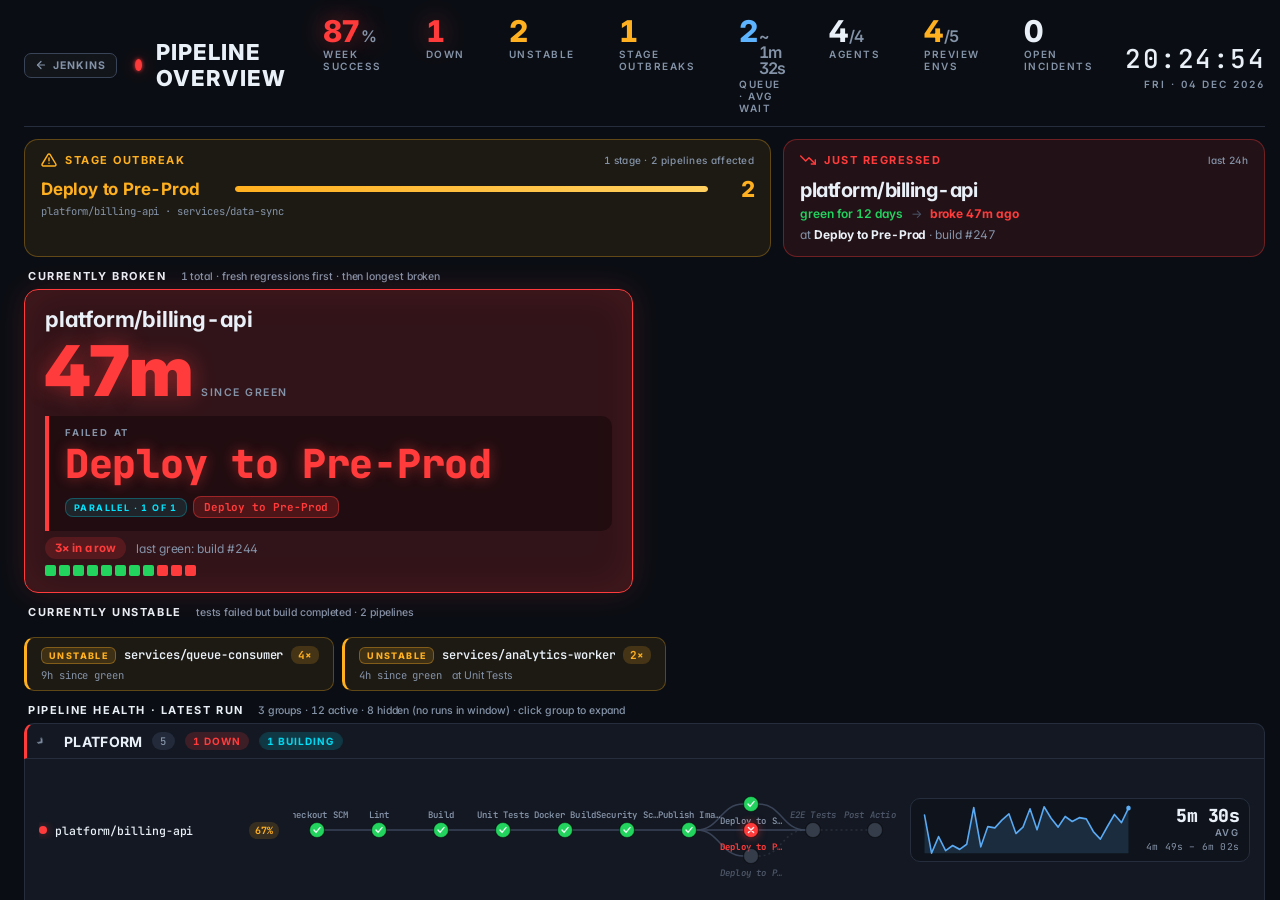
<file: index.html>
<!DOCTYPE html>
<html lang="en">
<head>
<meta charset="UTF-8">
<title>Holistic</title>
<meta http-equiv="refresh" content="0; url=docs/preview.html">
<link rel="canonical" href="docs/preview.html">
</head>
<body style="background:#111418;color:#eaf0f7;font-family:system-ui,sans-serif;padding:40px">
<p>Redirecting to the <a style="color:#5eb3ff" href="docs/preview.html">Holistic live demo</a>.</p>
</body>
</html>
</file>
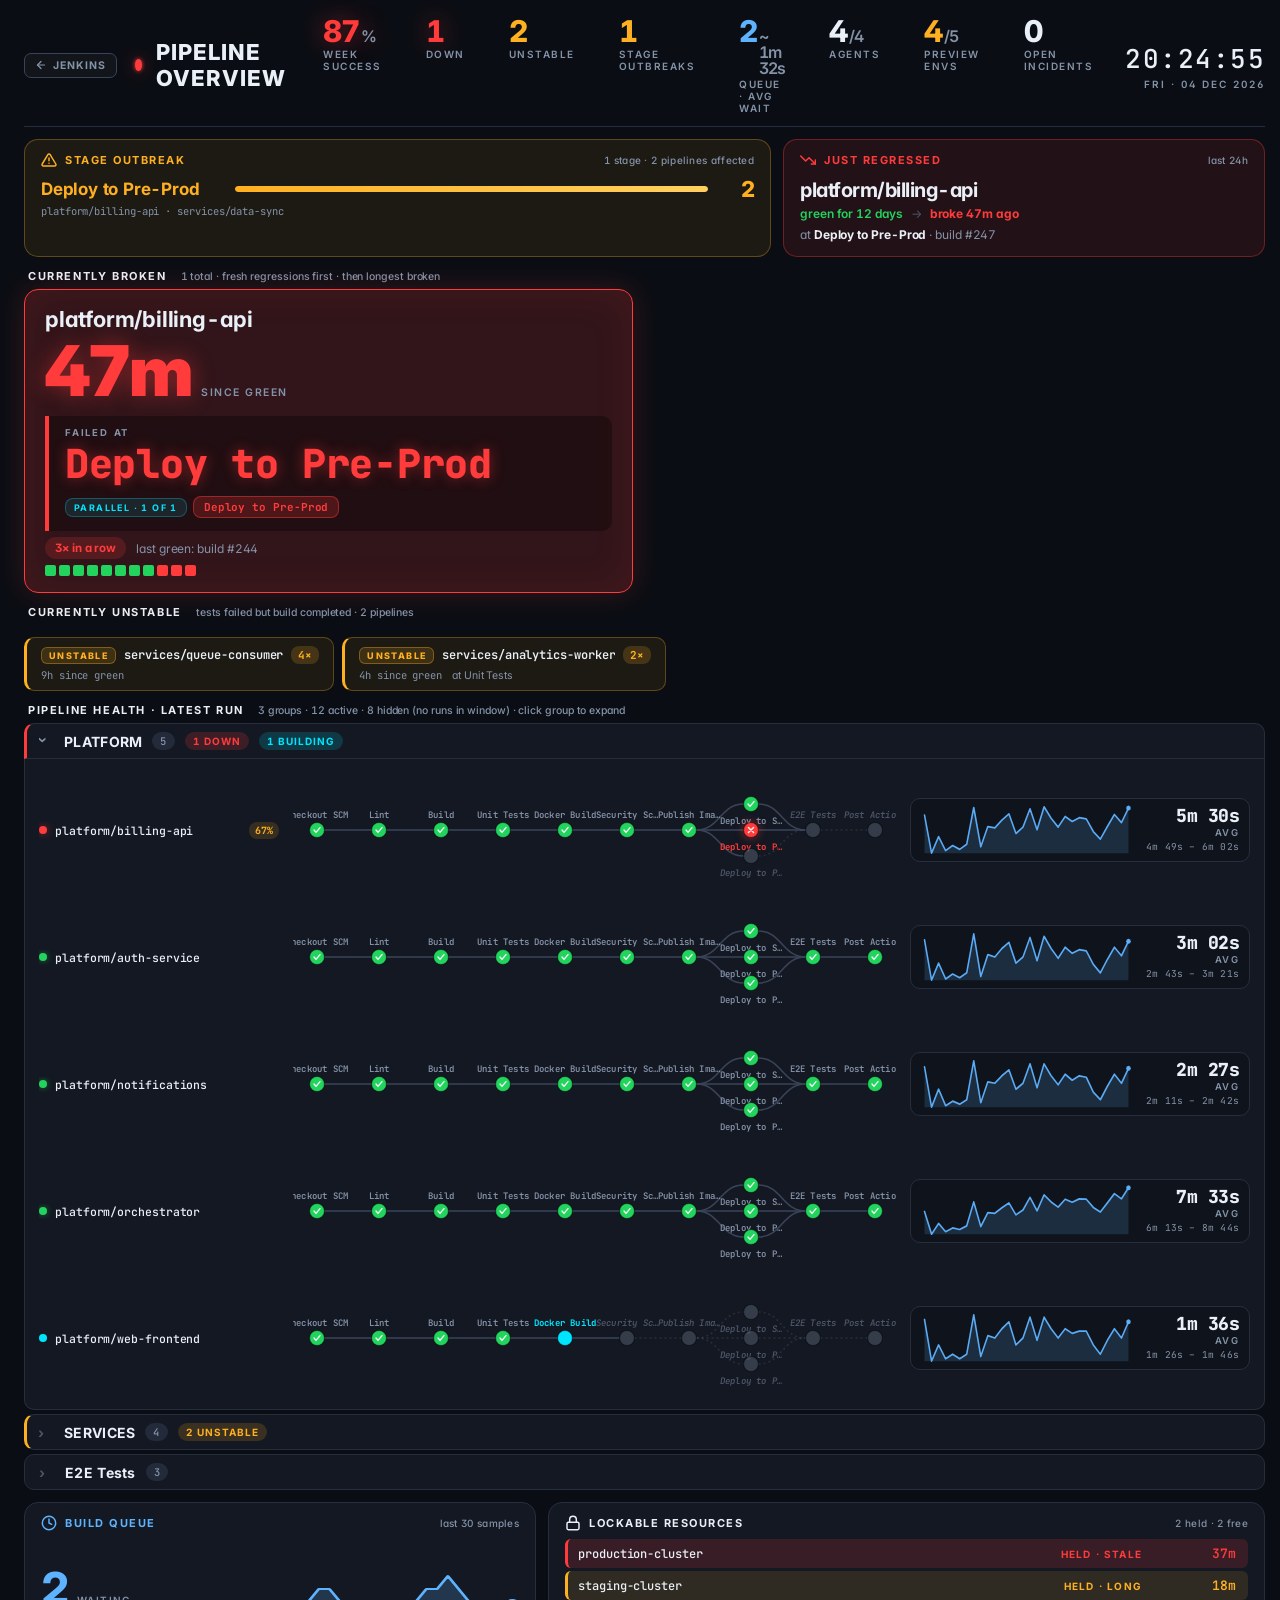
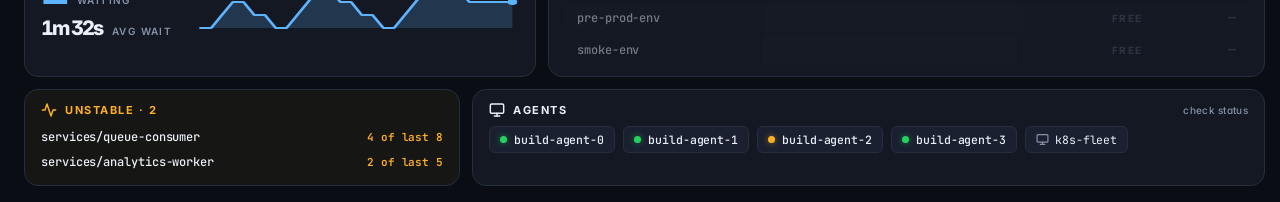
<file: docs/preview.html>
<!DOCTYPE html>
<html lang="en">
<head>
<meta charset="UTF-8">
<title>Pipeline Overview · Preview</title>
<link rel="preconnect" href="https://fonts.googleapis.com">
<link rel="preconnect" href="https://fonts.gstatic.com" crossorigin>
<link href="https://fonts.googleapis.com/css2?family=Inter:wght@400;500;600;700;800;900&family=JetBrains+Mono:wght@400;500;600;700&display=swap" rel="stylesheet">
<link rel="stylesheet" href="../src/main/webapp/css/overview-dashboard.css">
</head>
<body class="od-kiosk">

<div id="overview-dashboard"
     data-view-url="/preview/"
     data-root-url="/"
     data-refresh-interval="30"
     data-dashboard-title="Pipeline Overview"
     data-fullscreen="true">
  <div class="od-loading">
    <div class="od-loading-spinner"></div>
    <p>Loading dashboard data&hellip;</p>
  </div>
</div>

<script>
function makePipeline(name, opts) {
  opts = opts || {};
  return Object.assign({
    jobName: name,
    displayName: name,
    buildNumber: opts.buildNumber || (100 + Math.floor(Math.random() * 200)),
    buildUrl: '#',
    buildResult: opts.buildResult || 'SUCCESS',
    successRate7d: opts.successRate7d != null ? opts.successRate7d : 100,
    totalBuilds7d: opts.totalBuilds7d || 8,
    failureCount7d: opts.failureCount7d || 0,
    unstableCount7d: opts.unstableCount7d || 0,
    stages: opts.stages || DEFAULT_STAGES_OK,
    execTimes: opts.execTimes || fakeTimes(opts.avgSec || 240, 30, opts.trend || 0)
  }, opts.extra || {});
}

function fakeTimes(base, count, trend) {
  let s = 0xdeadbeef;
  const rnd = () => { s = (s * 1664525 + 1013904223) >>> 0; return (s & 0xffff) / 0x10000; };
  const out = [];
  for (let i = 0; i < count; i++) {
    const t = 1 + (trend || 0) * (i / Math.max(count - 1, 1));
    const j = 1 + (rnd() - 0.5) * 0.24;
    out.push(Math.max(5, Math.round(base * t * j)));
  }
  return out;
}

const DEFAULT_STAGES_OK = [
  { type: 'seq', name: 'Checkout SCM',     status: 'ok' },
  { type: 'seq', name: 'Lint',             status: 'ok' },
  { type: 'seq', name: 'Build',            status: 'ok' },
  { type: 'seq', name: 'Unit Tests',       status: 'ok' },
  { type: 'seq', name: 'Docker Build',     status: 'ok' },
  { type: 'seq', name: 'Security Scan',    status: 'ok' },
  { type: 'seq', name: 'Publish Image',    status: 'ok' },
  { type: 'parallel', children: [
      { name: 'Deploy to Staging',  status: 'ok' },
      { name: 'Deploy to Pre-Prod', status: 'ok' },
      { name: 'Deploy to Prod',     status: 'ok' },
  ]},
  { type: 'seq', name: 'E2E Tests',        status: 'ok' },
  { type: 'seq', name: 'Post Actions',     status: 'ok' },
];

const STAGES_FAILED_E2E = [
  { type: 'seq', name: 'Checkout SCM',  status: 'ok' },
  { type: 'seq', name: 'Lint',          status: 'ok' },
  { type: 'seq', name: 'Build',         status: 'ok' },
  { type: 'seq', name: 'Unit Tests',    status: 'ok' },
  { type: 'seq', name: 'Docker Build',  status: 'ok' },
  { type: 'seq', name: 'Security Scan', status: 'ok' },
  { type: 'seq', name: 'Publish Image', status: 'ok' },
  { type: 'parallel', children: [
      { name: 'Deploy to Staging',  status: 'ok' },
      { name: 'Deploy to Pre-Prod', status: 'fail' },
      { name: 'Deploy to Prod',     status: 'skipped' },
  ]},
  { type: 'seq', name: 'E2E Tests',     status: 'skipped' },
  { type: 'seq', name: 'Post Actions',  status: 'skipped' },
];

const STAGES_UNSTABLE = [
  { type: 'seq', name: 'Checkout SCM',  status: 'ok' },
  { type: 'seq', name: 'Lint',          status: 'ok' },
  { type: 'seq', name: 'Build',         status: 'ok' },
  { type: 'seq', name: 'Unit Tests',    status: 'unstable' },
  { type: 'seq', name: 'Docker Build',  status: 'ok' },
  { type: 'seq', name: 'Security Scan', status: 'ok' },
  { type: 'seq', name: 'Publish Image', status: 'ok' },
  { type: 'parallel', children: [
      { name: 'Deploy to Staging',  status: 'ok' },
      { name: 'Deploy to Pre-Prod', status: 'ok' },
      { name: 'Deploy to Prod',     status: 'ok' },
  ]},
  { type: 'seq', name: 'E2E Tests',     status: 'ok' },
  { type: 'seq', name: 'Post Actions',  status: 'ok' },
];

const STAGES_BUILDING = [
  { type: 'seq', name: 'Checkout SCM',  status: 'ok' },
  { type: 'seq', name: 'Lint',          status: 'ok' },
  { type: 'seq', name: 'Build',         status: 'ok' },
  { type: 'seq', name: 'Unit Tests',    status: 'ok' },
  { type: 'seq', name: 'Docker Build',  status: 'building' },
  { type: 'seq', name: 'Security Scan', status: 'skipped' },
  { type: 'seq', name: 'Publish Image', status: 'skipped' },
  { type: 'parallel', children: [
      { name: 'Deploy to Staging',  status: 'skipped' },
      { name: 'Deploy to Pre-Prod', status: 'skipped' },
      { name: 'Deploy to Prod',     status: 'skipped' },
  ]},
  { type: 'seq', name: 'E2E Tests',     status: 'skipped' },
  { type: 'seq', name: 'Post Actions',  status: 'skipped' },
];

const SAMPLE_DATA = {
  timestamp: Date.now(),
  viewName: 'Pipeline Overview',
  summary: {
    weekSuccessRate: 87.4,
    weekSuccessRateLastWeek: 91.0,
    downCount: 1,
    unstableCount: 2,
    buildingCount: 1,
    outbreakCount: 1,
    queueSize: 2,
    avgQueueWaitMs: 92000,
    agentsHealthy: 4,
    agentsTotal: 4,
    customStats: [
      { label: 'Preview Envs', unit: '', capacity: 5, state: 'warn', value: 4,
        link: 'https://argocd.example.com/applications' },
      { label: 'Open Incidents', unit: '', state: 'ok', value: 0 }
    ]
  },
  outbreaks: [
    { stageName: 'Deploy to Pre-Prod', count: 2,
      pipelines: ['platform/billing-api', 'services/data-sync'] }
  ],
  regressions: [
    {
      jobName: 'platform/billing-api',
      displayName: 'platform/billing-api',
      greenDurationMs: 12 * 24 * 3600 * 1000,
      brokeAtMs: Date.now() - 47 * 60 * 1000,
      failedStage: 'Deploy to Pre-Prod',
      buildNumber: 247,
      buildUrl: '#'
    }
  ],
  broken: [
    {
      jobName: 'platform/billing-api',
      displayName: 'platform/billing-api',
      groupName: 'PLATFORM',
      severity: 'failure',
      sinceGreenMs: 47 * 60 * 1000,
      consecutiveFailures: 3,
      lastGreenBuildNumber: 244,
      buildNumber: 247,
      buildUrl: '#',
      failedStage: {
        name: 'Deploy to Pre-Prod',
        isParallel: true,
        branches: [
          { name: 'Deploy to Pre-Prod', status: 'FAILED' }
        ]
      },
      history: ['ok','ok','ok','ok','ok','ok','ok','ok','fail','fail','fail']
    },
    {
      jobName: 'services/analytics-worker',
      displayName: 'services/analytics-worker',
      groupName: 'SERVICES',
      severity: 'unstable',
      sinceGreenMs: 4 * 3600 * 1000,
      consecutiveFailures: 2,
      lastGreenBuildNumber: 88,
      buildNumber: 90,
      buildUrl: '#',
      failedStage: { name: 'Unit Tests', isParallel: false }
    },
    {
      jobName: 'services/queue-consumer',
      displayName: 'services/queue-consumer',
      groupName: 'SERVICES',
      severity: 'unstable',
      sinceGreenMs: 9 * 3600 * 1000,
      consecutiveFailures: 4,
      lastGreenBuildNumber: 51,
      buildNumber: 55,
      buildUrl: '#'
    }
  ],
  groups: [
    {
      name: 'PLATFORM',
      pipelines: [
        makePipeline('platform/billing-api', {
          buildResult: 'FAILURE', successRate7d: 33, failureCount7d: 4, totalBuilds7d: 6,
          stages: STAGES_FAILED_E2E, avgSec: 320, trend: 0.04
        }),
        makePipeline('platform/auth-service', { avgSec: 180 }),
        makePipeline('platform/notifications', { avgSec: 145 }),
        makePipeline('platform/orchestrator', { avgSec: 410, trend: 0.18 }),
        makePipeline('platform/web-frontend', {
          buildResult: 'BUILDING', stages: STAGES_BUILDING, avgSec: 95
        }),
      ]
    },
    {
      name: 'SERVICES',
      pipelines: [
        makePipeline('services/analytics-worker', {
          buildResult: 'UNSTABLE', stages: STAGES_UNSTABLE, avgSec: 280,
          successRate7d: 60, unstableCount7d: 2, totalBuilds7d: 5
        }),
        makePipeline('services/queue-consumer', {
          buildResult: 'UNSTABLE', stages: STAGES_UNSTABLE, avgSec: 165,
          successRate7d: 50, unstableCount7d: 4, failureCount7d: 1, totalBuilds7d: 8
        }),
        makePipeline('services/data-sync', { avgSec: 220 }),
        makePipeline('services/report-generator', { avgSec: 95, trend: -0.12 }),
      ]
    },
    {
      name: 'E2E Tests',
      pipelines: [
        makePipeline('e2e/staging', {
          stages: [
            { type: 'seq', name: 'Checkout SCM',     status: 'ok' },
            { type: 'seq', name: 'Provision',        status: 'ok' },
            { type: 'seq', name: 'Deploy Services',  status: 'ok' },
            { type: 'seq', name: 'Run E2E Tests',    status: 'ok' },
            { type: 'seq', name: 'Tear Down',        status: 'ok' },
          ],
          avgSec: 1450
        }),
        makePipeline('e2e/production', {
          stages: [
            { type: 'seq', name: 'Checkout SCM',    status: 'ok' },
            { type: 'seq', name: 'Run E2E Tests',   status: 'ok' },
            { type: 'seq', name: 'Post Actions',    status: 'ok' },
          ],
          avgSec: 1100
        }),
        makePipeline('e2e/smoke', {
          stages: [
            { type: 'seq', name: 'Checkout SCM',  status: 'ok' },
            { type: 'seq', name: 'Smoke Tests',   status: 'ok' },
          ],
          avgSec: 240
        }),
      ]
    }
  ],
  hiddenInactive: 8,
  queueHistory: [0,0,1,2,2,1,1,0,0,1,2,3,3,2,2,1,1,0,0,1,2,3,3,4,3,2,2,2,2,2],
  locks: [
    { name: 'production-cluster', status: 'held', holdMs: 37 * 60 * 1000, stale: true },
    { name: 'staging-cluster',    status: 'held', holdMs: 18 * 60 * 1000, stale: false },
    { name: 'pre-prod-env',       status: 'free', holdMs: 0, stale: false },
    { name: 'smoke-env',          status: 'free', holdMs: 0, stale: false },
  ],
  unstable: [
    { jobName: 'services/queue-consumer', displayName: 'services/queue-consumer',
      unstableCount: 4, totalCount: 8 },
    { jobName: 'services/analytics-worker', displayName: 'services/analytics-worker',
      unstableCount: 2, totalCount: 5 },
  ],
  agents: {
    permanent: [
      { name: 'build-agent-0', status: 'ok',      executorsBusy: 0, executorsTotal: 2 },
      { name: 'build-agent-1', status: 'ok',      executorsBusy: 1, executorsTotal: 2 },
      { name: 'build-agent-2', status: 'partial', executorsBusy: 2, executorsTotal: 2 },
      { name: 'build-agent-3', status: 'ok',      executorsBusy: 0, executorsTotal: 2 },
    ],
    clouds: [
      { name: 'k8s-fleet', hot: 2, max: 6 },
    ]
  }
};

// The dashboard fetches its data and wraps a CSRF crumb; stub both so the
// real overview-dashboard.js renders SAMPLE_DATA without a Jenkins backend.
window.crumb = { wrap: function (headers) { return headers || {}; } };
window.fetch = function () {
  return Promise.resolve({
    ok: true,
    status: 200,
    json: function () { return Promise.resolve(SAMPLE_DATA); }
  });
};
</script>

<script src="../src/main/webapp/js/overview-dashboard.js"></script>
<script>
  // Auto-expand the first group so the stage graph is visible in the preview.
  var first = document.querySelector('.health-group-block');
  if (first) first.classList.add('expanded');
</script>
</body>
</html>
</file>
<file: src/main/webapp/css/overview-dashboard.css>
:root {
  --od-bg: #0a0e14;
  --od-bg-2: #0d1219;
  --od-surface: #131822;
  --od-surface-2: #1a2030;
  --od-surface-3: #232a3a;
  --od-border: #262e3e;
  --od-border-strong: #3a4458;

  --od-text: #eaf0f7;
  --od-text-muted: #8593a8;
  --od-text-dim: #4d5668;

  --od-green: #22d35e;
  --od-green-glow: rgba(34, 211, 94, 0.5);

  --od-red: #ff3b3b;
  --od-red-glow: rgba(255, 59, 59, 0.5);

  --od-amber: #ffb020;
  --od-amber-glow: rgba(255, 176, 32, 0.5);

  --od-blue: #5eb3ff;
  --od-cyan: #00e5ff;
  --od-cyan-glow: rgba(0, 229, 255, 0.55);

  --od-r-sm: 6px;
  --od-r-md: 10px;
  --od-r-lg: 14px;

  --od-font: 'Inter', system-ui, -apple-system, "Segoe UI", Roboto, sans-serif;
  --od-mono: 'JetBrains Mono', ui-monospace, "SF Mono", Menlo, monospace;
}

/* Kiosk mode */
body.od-kiosk { overflow-y: auto; background: var(--od-bg); margin: 0; }
body.od-kiosk .page-header,
body.od-kiosk #header,
body.od-kiosk #page-header,
body.od-kiosk header.page-header,
body.od-kiosk header#page-header,
body.od-kiosk .jenkins-app-bar,
body.od-kiosk .app-bar,
body.od-kiosk #side-panel,
body.od-kiosk .jenkins-breadcrumbs,
body.od-kiosk #breadcrumbBar,
body.od-kiosk .page-footer,
body.od-kiosk #footer { display: none !important; }

/* When embedded inside Jenkins (not kiosk), inherit theme colors so the
   dashboard matches the rest of the UI in light or dark themes. */
body:not(.od-kiosk) #overview-dashboard {
  --od-bg: var(--background, #0a0e14);
  --od-bg-2: var(--background-secondary, var(--background, #0d1219));
  --od-surface: var(--card-background, #131822);
  --od-surface-2: var(--button-background, var(--background-secondary, #1a2030));
  --od-surface-3: var(--button-background--focus, var(--background, #232a3a));
  --od-text: var(--text-color, #eaf0f7);
  --od-text-muted: var(--text-color-secondary, #8593a8);
  --od-text-dim: var(--text-color-secondary, #4d5668);
  --od-border: var(--card-border-color, #262e3e);
  --od-border-strong: var(--card-border-color, #3a4458);
}
body.od-kiosk #main-panel,
body.od-kiosk .jenkins-app-bar,
body.od-kiosk .app-bar { padding: 0 !important; margin: 0 !important; }
body.od-kiosk #overview-dashboard {
  position: absolute; top: 0; left: 0; right: 0;
  z-index: 99999;
  min-height: 100vh;
}

/* Root */
#overview-dashboard {
  background: var(--od-bg);
  color: var(--od-text);
  font-family: var(--od-font);
  font-feature-settings: 'cv11', 'ss01';
  font-variant-numeric: tabular-nums;
  -webkit-font-smoothing: antialiased;
  letter-spacing: -0.005em;
  min-height: 800px;
}
#overview-dashboard, #overview-dashboard * { box-sizing: border-box; }

/* Loading */
.od-loading {
  display: flex;
  flex-direction: column;
  align-items: center;
  justify-content: center;
  min-height: 80vh;
  gap: 14px;
  color: var(--od-text-muted);
  font-family: var(--od-font);
}
.od-loading-spinner {
  width: 36px; height: 36px;
  border: 3px solid var(--od-border);
  border-top-color: var(--od-cyan);
  border-radius: 50%;
  animation: od-spin 0.9s linear infinite;
}
@keyframes od-spin { to { transform: rotate(360deg); } }

.od-error {
  margin: 40px;
  padding: 20px;
  background: rgba(255, 59, 59, 0.10);
  border: 1px solid var(--od-red);
  border-radius: var(--od-r-md);
  color: var(--od-red);
  font-family: var(--od-mono);
  font-size: 12px;
}

/* Dashboard grid */
.dashboard {
  display: grid;
  grid-template-rows: auto auto auto auto auto auto auto;
  align-content: start;
  min-height: 100vh;
  gap: 12px;
  padding: 16px 24px;
}
/* Embedded as a view: take natural height instead of forcing a full viewport,
   which otherwise leaves large empty bands around the sections. */
body:not(.od-kiosk) .dashboard { min-height: auto; }

/* Command strip */
.cmd-strip {
  display: grid;
  grid-template-columns: auto 1fr auto;
  align-items: center;
  gap: 32px;
  padding-bottom: 12px;
  border-bottom: 1px solid var(--od-border);
}
.cmd-title { display: flex; align-items: center; gap: 14px; }

/* Back button */
.cmd-back {
  display: inline-flex;
  align-items: center;
  gap: 6px;
  padding: 5px 10px;
  border: 1px solid var(--od-border-strong);
  border-radius: 7px;
  background: rgba(255, 255, 255, 0.03);
  color: var(--od-text-muted);
  font-size: 10.5px;
  font-weight: 700;
  letter-spacing: 1px;
  text-transform: uppercase;
  text-decoration: none;
  transition: color 0.15s, border-color 0.15s, background 0.15s;
  margin-right: 4px;
}
.cmd-back:hover {
  color: var(--od-text);
  border-color: rgba(255, 255, 255, 0.25);
  background: rgba(255, 255, 255, 0.08);
  text-decoration: none;
}
.cmd-back svg { width: 12px; height: 12px; flex: 0 0 auto; }
.cmd-title-text {
  font-size: 22px;
  font-weight: 800;
  letter-spacing: 1px;
}
.cmd-pulse {
  width: 12px; height: 12px;
  border-radius: 50%;
  background: var(--od-red);
  box-shadow: 0 0 18px var(--od-red-glow), 0 0 4px var(--od-red);
  animation: od-pulse-glow 2.4s ease-in-out infinite;
}
.cmd-pulse.ok {
  background: var(--od-green);
  box-shadow: 0 0 18px var(--od-green-glow), 0 0 4px var(--od-green);
}
@keyframes od-pulse-glow {
  0%, 100% { opacity: 1; transform: scale(1); }
  50% { opacity: 0.45; transform: scale(0.82); }
}

.cmd-vitals { display: flex; gap: 44px; justify-content: center; }
.vital {
  display: flex;
  flex-direction: column;
  align-items: flex-start;
  gap: 2px;
}
.vital-value {
  font-size: 30px;
  font-weight: 800;
  line-height: 1;
  letter-spacing: -1px;
  display: flex;
  align-items: baseline;
  gap: 2px;
}
.vital-value .unit {
  font-size: 16px;
  font-weight: 600;
  color: var(--od-text-muted);
}
.vital-label {
  font-size: 10px;
  text-transform: uppercase;
  letter-spacing: 1.5px;
  color: var(--od-text-muted);
  font-weight: 600;
}
.vital.success .vital-value { color: var(--od-green); }
.vital.danger .vital-value {
  color: var(--od-red);
  text-shadow: 0 0 24px var(--od-red-glow);
}
.vital.warn .vital-value { color: var(--od-amber); }
.vital.od-info .vital-value { color: var(--od-blue); }

.vital.od-stat-stale .vital-value { color: var(--od-text-muted); }
.vital.od-stat-stale .vital-label::after {
  content: '';
  display: inline-block;
  width: 5px;
  height: 5px;
  margin-left: 6px;
  border-radius: 50%;
  background: var(--od-amber);
  vertical-align: middle;
}
a.vital { text-decoration: none; color: inherit; }
a.vital:hover .vital-label { color: var(--od-text); }

.od-kiosk-toggle {
  display: inline-flex;
  align-items: center;
  justify-content: center;
  width: 30px; height: 30px;
  margin-bottom: 4px;
  border: 1px solid var(--od-border-strong);
  border-radius: 7px;
  background: rgba(255, 255, 255, 0.03);
  color: var(--od-text-muted);
  text-decoration: none;
  transition: color 0.15s, border-color 0.15s, background 0.15s;
}
.od-kiosk-toggle:hover {
  color: var(--od-text);
  border-color: rgba(255, 255, 255, 0.25);
  background: rgba(255, 255, 255, 0.08);
  text-decoration: none;
}
.od-kiosk-toggle svg { width: 14px; height: 14px; }

.cmd-clock { text-align: right; display: flex; flex-direction: column; align-items: flex-end; }
.cmd-time {
  font-family: var(--od-mono);
  font-size: 26px;
  font-weight: 500;
  letter-spacing: 1.5px;
  color: var(--od-text);
}
.cmd-date {
  font-size: 10px;
  color: var(--od-text-muted);
  text-transform: uppercase;
  letter-spacing: 2px;
  font-weight: 600;
  margin-top: 2px;
}

/* Panels */
.panel {
  background: var(--od-surface);
  border: 1px solid var(--od-border);
  border-radius: var(--od-r-lg);
  padding: 12px 16px;
  display: flex;
  flex-direction: column;
  gap: 8px;
  position: relative;
  overflow: hidden;
}
.panel-header {
  display: flex;
  align-items: center;
  gap: 8px;
  font-size: 11px;
  font-weight: 700;
  text-transform: uppercase;
  letter-spacing: 1.5px;
}
.panel-header .icon { width: 16px; height: 16px; flex: 0 0 auto; }
.panel-header .panel-meta {
  margin-left: auto;
  font-size: 10px;
  font-weight: 500;
  color: var(--od-text-muted);
  text-transform: none;
  letter-spacing: 0.3px;
}

/* Crisis zone */
.crisis {
  display: grid;
  grid-template-columns: 1.55fr 1fr;
  gap: 12px;
}
.panel.outbreak {
  background: rgba(255, 176, 32, 0.08);
  border-color: rgba(255, 176, 32, 0.3);
}
.panel.outbreak .panel-header,
.panel.outbreak .icon { color: var(--od-amber); }

.cluster-list { display: flex; flex-direction: column; gap: 6px; }
.cluster-item { display: flex; flex-direction: column; gap: 2px; }
.cluster-row {
  display: grid;
  grid-template-columns: 180px 1fr auto;
  align-items: center;
  gap: 14px;
}
.cluster-stage {
  font-size: 17px;
  font-weight: 700;
  color: var(--od-amber);
  letter-spacing: -0.2px;
}
.cluster-bar {
  height: 6px;
  background: rgba(255, 176, 32, 0.12);
  border-radius: 3px;
  overflow: hidden;
}
.cluster-bar-fill {
  height: 100%;
  background: linear-gradient(90deg, var(--od-amber), #ffd060);
  border-radius: 3px;
  box-shadow: 0 0 10px var(--od-amber-glow);
}
.cluster-count {
  font-size: 22px;
  font-weight: 800;
  color: var(--od-amber);
  min-width: 32px;
  text-align: right;
  letter-spacing: -1px;
}
.cluster-pipelines {
  font-family: var(--od-mono);
  font-size: 10.5px;
  color: var(--od-text-muted);
  line-height: 1.4;
}
.cluster-empty, .panel-empty {
  font-family: var(--od-mono);
  font-size: 11px;
  color: var(--od-text-dim);
  font-style: italic;
  padding: 6px 4px;
}

.panel.regression {
  background: rgba(255, 59, 59, 0.10);
  border-color: rgba(255, 59, 59, 0.35);
}
.panel.regression .panel-header,
.panel.regression .icon { color: var(--od-red); }

.regression-main { display: flex; flex-direction: column; gap: 4px; padding: 2px 0; }
.regression-name {
  font-size: 20px;
  font-weight: 700;
  color: var(--od-text);
  letter-spacing: -0.5px;
}
.regression-meta {
  font-size: 12px;
  color: var(--od-text-muted);
  display: flex;
  gap: 8px;
  align-items: center;
}
.regression-streak { color: var(--od-green); font-weight: 600; }
.regression-broke { color: var(--od-red); font-weight: 700; }
.regression-arrow { color: var(--od-text-dim); }
.regression-stage {
  font-size: 12px;
  color: var(--od-text-muted);
  margin-top: 2px;
}
.regression-stage strong { color: var(--od-text); font-weight: 700; }

/* Section header */
.section-header {
  display: flex;
  align-items: baseline;
  gap: 14px;
  padding: 0 4px 6px;
}
.section-title {
  font-size: 11px;
  font-weight: 700;
  text-transform: uppercase;
  letter-spacing: 1.6px;
  color: var(--od-text);
}
.section-meta {
  font-size: 10.5px;
  color: var(--od-text-muted);
  font-weight: 500;
}

/* Currently broken */
.broken-section {
  display: flex;
  flex-direction: column;
  min-height: 0;
}
.broken-grid {
  display: grid;
  grid-template-columns: 2fr 1fr 1fr;
  gap: 12px;
  flex: 1;
  min-height: 0;
}
.broken-grid.empty {
  display: flex;
  align-items: center;
  justify-content: center;
  min-height: 120px;
  background: rgba(34, 211, 94, 0.04);
  border: 1px dashed rgba(34, 211, 94, 0.25);
  border-radius: var(--od-r-lg);
  color: var(--od-green);
  font-weight: 600;
  font-size: 14px;
  letter-spacing: 0.5px;
}

.broken-card {
  background: rgba(255, 59, 59, 0.10);
  border: 1px solid rgba(255, 59, 59, 0.3);
  border-radius: var(--od-r-lg);
  padding: 16px 20px;
  display: flex;
  flex-direction: column;
  justify-content: space-between;
  position: relative;
  overflow: hidden;
}
.broken-card.severity-critical {
  background: rgba(255, 59, 59, 0.16);
  border-color: var(--od-red);
  box-shadow: inset 0 0 40px rgba(255, 59, 59, 0.10), 0 0 30px rgba(255, 59, 59, 0.18);
  animation: od-critical-glow 3s ease-in-out infinite;
}

/* Unstable section */
.unstable-section { display: flex; flex-direction: column; }
.unstable-section.empty .unstable-strip {
  align-items: center; justify-content: center;
  min-height: 44px;
  background: rgba(34, 211, 94, 0.03);
  border: 1px dashed rgba(34, 211, 94, 0.18);
  border-radius: var(--od-r-md);
  color: var(--od-text-dim);
  font-style: italic;
  font-size: 11px;
  padding: 8px;
}

/* Unstable cards */
.unstable-strip {
  display: flex;
  flex-wrap: wrap;
  gap: 8px;
  margin-top: 12px;
}
.unstable-compact-card {
  display: flex;
  flex-direction: column;
  gap: 4px;
  padding: 8px 14px;
  background: rgba(255, 176, 32, 0.08);
  border: 1px solid rgba(255, 176, 32, 0.3);
  border-left: 3px solid var(--od-amber);
  border-radius: var(--od-r-md);
  min-width: 260px;
  max-width: 360px;
  flex: 0 1 auto;
}
.ucc-row1 {
  display: flex;
  align-items: center;
  gap: 8px;
}
.ucc-row2 {
  display: flex;
  align-items: center;
  gap: 10px;
  font-size: 11px;
}
.ucc-tag {
  font-size: 9px;
  font-weight: 800;
  letter-spacing: 1.4px;
  color: var(--od-amber);
  background: rgba(255, 176, 32, 0.15);
  padding: 2px 7px;
  border-radius: 6px;
  border: 1px solid rgba(255, 176, 32, 0.35);
  flex: 0 0 auto;
}
.ucc-name {
  font-family: var(--od-mono);
  font-size: 12px;
  font-weight: 600;
  color: var(--od-text);
  flex: 1;
  white-space: nowrap;
  overflow: hidden;
  text-overflow: ellipsis;
}
.ucc-name a { color: inherit; text-decoration: none; }
.ucc-name a:hover { color: var(--od-amber); }
.ucc-streak {
  font-family: var(--od-mono);
  font-size: 11px;
  font-weight: 700;
  color: var(--od-amber);
  background: rgba(255, 176, 32, 0.18);
  padding: 2px 7px;
  border-radius: 8px;
  flex: 0 0 auto;
}
.ucc-time {
  color: var(--od-text-muted);
  font-family: var(--od-mono);
  font-size: 10.5px;
}
.ucc-stage {
  color: var(--od-text-muted);
  font-size: 10.5px;
}

/* Broken overflow (4th+ failure beyond the top-3 hero cards) */
.broken-overflow-strip {
  display: flex;
  flex-wrap: wrap;
  gap: 8px;
  margin-top: 12px;
}
.broken-compact-card {
  display: flex;
  flex-direction: column;
  gap: 4px;
  padding: 8px 14px;
  background: rgba(255, 59, 59, 0.10);
  border: 1px solid rgba(255, 59, 59, 0.35);
  border-left: 3px solid var(--od-red);
  border-radius: var(--od-r-md);
  min-width: 260px;
  max-width: 360px;
  flex: 0 1 auto;
}
.bcc-row1 { display: flex; align-items: center; gap: 8px; }
.bcc-row2 { display: flex; align-items: center; gap: 10px; font-size: 11px; }
.bcc-tag {
  font-size: 9px;
  font-weight: 800;
  letter-spacing: 1.4px;
  color: var(--od-red);
  background: rgba(255, 59, 59, 0.15);
  padding: 2px 7px;
  border-radius: 6px;
  border: 1px solid rgba(255, 59, 59, 0.35);
  flex: 0 0 auto;
}
.bcc-name {
  font-family: var(--od-mono);
  font-size: 12px;
  font-weight: 600;
  color: var(--od-text);
  flex: 1;
  white-space: nowrap;
  overflow: hidden;
  text-overflow: ellipsis;
}
.bcc-name a { color: inherit; text-decoration: none; }
.bcc-name a:hover { color: var(--od-red); }
.bcc-streak {
  font-family: var(--od-mono);
  font-size: 11px;
  font-weight: 700;
  color: var(--od-red);
  background: rgba(255, 59, 59, 0.18);
  padding: 2px 7px;
  border-radius: 8px;
  flex: 0 0 auto;
}
.bcc-time {
  color: var(--od-text-muted);
  font-family: var(--od-mono);
  font-size: 10.5px;
}
.bcc-stage {
  color: var(--od-text-muted);
  font-size: 10.5px;
}
@keyframes od-critical-glow {
  0%, 100% { box-shadow: inset 0 0 40px rgba(255, 59, 59, 0.10), 0 0 30px rgba(255, 59, 59, 0.15); }
  50% { box-shadow: inset 0 0 60px rgba(255, 59, 59, 0.20), 0 0 50px rgba(255, 59, 59, 0.32); }
}
.broken-card.severity-critical .broken-time-value { font-size: 70px; }
.broken-card.severity-high .broken-time-value     { font-size: 44px; }
.broken-card.severity-medium .broken-time-value   { font-size: 36px; }

.broken-name {
  font-size: 15px;
  font-weight: 700;
  color: var(--od-text);
  letter-spacing: -0.2px;
}
.broken-card.severity-critical .broken-name { font-size: 22px; }
.broken-name a { color: inherit; text-decoration: none; }
.broken-name a:hover { text-decoration: underline; }

.broken-time { display: flex; align-items: baseline; gap: 10px; margin: 4px 0; }
.broken-time-value {
  font-weight: 900;
  color: var(--od-red);
  letter-spacing: -3px;
  line-height: 1;
  text-shadow: 0 0 22px rgba(255, 59, 59, 0.45);
  font-variant-numeric: tabular-nums;
}
.broken-time-label {
  font-size: 10.5px;
  text-transform: uppercase;
  letter-spacing: 1.5px;
  color: var(--od-text-muted);
  font-weight: 600;
}

.broken-meta {
  display: flex;
  gap: 10px;
  flex-wrap: wrap;
  align-items: center;
  font-size: 12px;
}
.broken-streak {
  background: rgba(255, 59, 59, 0.18);
  color: var(--od-red);
  padding: 4px 10px;
  border-radius: 11px;
  font-weight: 700;
  font-size: 11.5px;
}
.broken-meta .broken-meta-text { color: var(--od-text-muted); }

.broken-stage-hero {
  display: flex;
  flex-direction: column;
  gap: 6px;
  padding: 11px 16px 13px;
  background: rgba(0, 0, 0, 0.32);
  border-left: 4px solid var(--od-red);
  border-radius: 0 var(--od-r-md) var(--od-r-md) 0;
  margin: 6px 0;
}
.broken-stage-label {
  font-size: 9.5px;
  text-transform: uppercase;
  letter-spacing: 1.8px;
  color: var(--od-text-muted);
  font-weight: 700;
}
.broken-stage-value {
  font-family: var(--od-mono);
  font-size: 22px;
  font-weight: 800;
  color: var(--od-red);
  letter-spacing: -0.3px;
  line-height: 1;
  text-shadow: 0 0 14px rgba(255, 59, 59, 0.45);
}
.broken-card.severity-critical .broken-stage-value { font-size: 40px; }
.broken-card.severity-high     .broken-stage-value { font-size: 26px; }
.broken-card.severity-medium   .broken-stage-value { font-size: 20px; }

.broken-stage-branches {
  display: flex;
  gap: 6px;
  flex-wrap: wrap;
  align-items: center;
  margin-top: 6px;
}
.broken-stage-tag {
  font-size: 9px;
  text-transform: uppercase;
  letter-spacing: 1.4px;
  color: var(--od-cyan);
  font-weight: 700;
  background: rgba(0, 229, 255, 0.10);
  padding: 3px 8px;
  border-radius: 8px;
  border: 1px solid rgba(0, 229, 255, 0.28);
}
.broken-stage-branch {
  font-family: var(--od-mono);
  font-size: 11px;
  color: var(--od-red);
  font-weight: 700;
  background: rgba(255, 59, 59, 0.20);
  padding: 3px 10px;
  border-radius: 8px;
  border: 1px solid rgba(255, 59, 59, 0.45);
}

.broken-history {
  display: flex;
  gap: 3px;
  margin-top: 6px;
}
.hist-dot {
  width: 11px;
  height: 11px;
  border-radius: 2px;
}
.hist-dot.ok { background: var(--od-green); }
.hist-dot.fail { background: var(--od-red); }
.hist-dot.unstable { background: var(--od-amber); }
.hist-dot.building {
  background: var(--od-cyan);
  animation: od-pulse-glow 1.4s ease-in-out infinite;
}

/* Pipeline health */
.health-section {
  display: flex;
  flex-direction: column;
  min-height: 0;
}
.health-rows {
  display: flex;
  flex-direction: column;
  gap: 4px;
  min-width: 0;
}
.health-rows::-webkit-scrollbar { width: 6px; }
.health-rows::-webkit-scrollbar-thumb { background: var(--od-border-strong); border-radius: 3px; }
.health-rows::-webkit-scrollbar-track { background: transparent; }

.health-group-block { display: flex; flex-direction: column; }

.health-row {
  display: flex;
  align-items: center;
  gap: 14px;
  padding: 8px 14px;
  background: var(--od-surface);
  border: 1px solid var(--od-border);
  border-radius: var(--od-r-md);
  cursor: pointer;
  transition: border-color 0.15s, background 0.15s;
  user-select: none;
}
.health-row:hover { border-color: var(--od-border-strong); background: var(--od-surface-2); }

.chevron {
  display: inline-block;
  color: var(--od-text-dim);
  font-size: 14px;
  font-weight: 700;
  margin-right: 6px;
  transition: transform 0.2s ease;
  width: 10px;
}
.health-group-block.expanded .chevron { transform: rotate(90deg); color: var(--od-text-muted); }

.health-group {
  font-weight: 700;
  font-size: 14px;
  letter-spacing: 0.3px;
  display: flex;
  align-items: center;
  gap: 10px;
  flex: 1;
}
.health-count {
  font-family: var(--od-mono);
  font-size: 10.5px;
  color: var(--od-text-muted);
  font-weight: 500;
  background: var(--od-surface-3);
  padding: 2px 8px;
  border-radius: 9px;
}
.group-badge {
  font-size: 10px;
  font-weight: 700;
  text-transform: uppercase;
  letter-spacing: 1px;
  padding: 3px 8px;
  border-radius: 9px;
  display: inline-flex;
  align-items: center;
  gap: 4px;
}
.group-badge.bad   { background: rgba(255, 59, 59, 0.18);  color: var(--od-red);   }
.group-badge.warn  { background: rgba(255, 176, 32, 0.16); color: var(--od-amber); }
.group-badge.build { background: rgba(0, 229, 255, 0.16);  color: var(--od-cyan);  animation: od-pulse-glow 1.6s ease-in-out infinite; }

.health-row.bad  { border-left: 3px solid var(--od-red);   padding-left: 11px; }
.health-row.warn { border-left: 3px solid var(--od-amber); padding-left: 11px; }

.health-sublist {
  display: none;
  flex-direction: column;
  gap: 5px;
  margin: 0;
  padding: 10px 14px;
  background: var(--od-surface);
  border: 1px solid var(--od-border);
  border-top: none;
  border-radius: 0 0 var(--od-r-md) var(--od-r-md);
  min-width: 0;
  overflow: hidden;
}
.health-group-block.expanded .health-sublist { display: flex; }
/* Expanded group reads as one card: header rounds the top, sublist the bottom. */
.health-group-block.expanded .health-row { border-radius: var(--od-r-md) var(--od-r-md) 0 0; }

.pipeline-row {
  display: flex;
  align-items: center;
  gap: 14px;
  padding: 4px 0;
  width: 100%;
  min-width: 0;
}
.pipeline-name {
  flex: 0 0 240px;
  font-family: var(--od-mono);
  font-size: 11.5px;
  font-weight: 500;
  color: var(--od-text);
  white-space: nowrap;
  overflow: hidden;
  text-overflow: ellipsis;
  display: flex;
  align-items: center;
  gap: 8px;
}
.pipeline-name a { color: inherit; text-decoration: none; }
.pipeline-name a:hover { color: var(--od-blue); }

.row-build-dot {
  width: 8px; height: 8px;
  border-radius: 50%;
  flex: 0 0 auto;
  display: inline-block;
}
.row-build-dot.ok       { background: var(--od-green);  box-shadow: 0 0 6px var(--od-green-glow); }
.row-build-dot.fail     { background: var(--od-red);    box-shadow: 0 0 8px var(--od-red-glow); }
.row-build-dot.unstable { background: var(--od-amber);  box-shadow: 0 0 6px var(--od-amber-glow); }
.row-build-dot.building { background: var(--od-cyan);   animation: od-pulse-glow 1.5s ease-in-out infinite; }
.row-build-dot.skipped  { background: var(--od-text-dim); }

.row-flaky {
  font-size: 10px;
  font-weight: 700;
  color: var(--od-amber);
  background: rgba(255, 176, 32, 0.15);
  padding: 2px 6px;
  border-radius: 8px;
  margin-left: auto;
  flex: 0 0 auto;
}
.pipeline-row .pipeline-stages {
  flex: 1 1 0;
  width: 0;          /* prevents the SVG's intrinsic width from inflating the row */
  min-width: 0;
  overflow-x: auto;
  overflow-y: hidden;
  padding: 2px 0;
}
.pipeline-row .pipeline-stages::-webkit-scrollbar { height: 4px; }
.pipeline-row .pipeline-stages::-webkit-scrollbar-thumb { background: var(--od-border-strong); border-radius: 2px; }

/* Stage graph */
.pg-svg { display: block; }

.pg-node {
  stroke: rgba(0, 0, 0, 0.45);
  stroke-width: 1.2;
  cursor: pointer;
  transition: stroke 0.15s, filter 0.15s;
}
.pg-node:hover { stroke: var(--od-text-muted); stroke-width: 1.6; filter: brightness(1.25); }
.pg-glyph {
  stroke: rgba(255, 255, 255, 0.92);
  stroke-width: 1.4;
  fill: none;
  stroke-linecap: round;
  stroke-linejoin: round;
  pointer-events: none;
}
.pg-ok { fill: var(--od-green); }
.pg-fail {
  fill: var(--od-red);
  filter: drop-shadow(0 0 4px var(--od-red-glow));
}
.pg-unstable { fill: var(--od-amber); }
.pg-skipped { fill: rgba(77, 86, 104, 0.6); }
.pg-building {
  fill: var(--od-cyan);
  transform-box: fill-box;
  transform-origin: center;
  animation: od-pulse-glow 1.5s infinite;
}

.pg-line {
  stroke: var(--od-border-strong);
  stroke-width: 1.5;
  fill: none;
}
.pg-line.skipped { stroke: rgba(77, 86, 104, 0.35); stroke-dasharray: 2 3; }

.pg-label {
  fill: var(--od-text-muted);
  font-family: var(--od-mono);
  font-weight: 600;
  pointer-events: none;
  letter-spacing: 0.2px;
}
.pg-label.fail { fill: var(--od-red); font-weight: 700; }
.pg-label.unstable { fill: var(--od-amber); font-weight: 700; }
.pg-label.skipped { fill: var(--od-text-dim); font-style: italic; }
.pg-label.building { fill: var(--od-cyan); font-weight: 700; }

.tt-label { display: block; margin-top: 3px; font-weight: 400; opacity: 0.7; }

/* Exec time card */
.exec-time {
  flex: 0 0 340px;
  display: flex;
  align-items: center;
  gap: 14px;
  padding: 4px 10px;
  height: 64px;
  background: rgba(0, 0, 0, 0.20);
  border: 1px solid var(--od-border);
  border-radius: var(--od-r-md);
}
.exec-spark {
  flex: 1;
  height: 100%;
  position: relative;
  min-width: 0;
  cursor: crosshair;
  display: flex;
  align-items: stretch;
}
.exec-spark svg { width: 100%; height: 100%; display: block; }

.exec-tooltip {
  position: absolute;
  bottom: calc(100% + 8px);
  transform: translateX(-50%);
  background: var(--od-surface-3);
  border: 1px solid var(--od-border-strong);
  color: var(--od-text);
  padding: 5px 9px;
  border-radius: 5px;
  font-family: var(--od-mono);
  font-size: 10.5px;
  font-weight: 600;
  white-space: nowrap;
  pointer-events: none;
  z-index: 100;
  box-shadow: 0 6px 16px rgba(0, 0, 0, 0.6);
  display: none;
  letter-spacing: -0.2px;
}
.exec-tooltip::after {
  content: ''; position: absolute; top: 100%; left: 50%;
  margin-left: -5px;
  border: 5px solid transparent;
  border-top-color: var(--od-surface-3);
}
.exec-tooltip::before {
  content: ''; position: absolute; top: 100%; left: 50%;
  margin-left: -6px; margin-top: 1px;
  border: 6px solid transparent;
  border-top-color: var(--od-border-strong);
}
.exec-tooltip .tt-dur { color: var(--od-text); }
.exec-tooltip .tt-sub { color: var(--od-text-muted); margin-left: 6px; font-weight: 500; }

.exec-meta {
  display: flex;
  flex-direction: column;
  align-items: flex-end;
  gap: 2px;
  flex: 0 0 auto;
}
.exec-value {
  font-family: var(--od-mono);
  font-size: 18px;
  font-weight: 800;
  color: var(--od-text);
  font-variant-numeric: tabular-nums;
  letter-spacing: -0.5px;
  line-height: 1;
}
.exec-sub {
  font-size: 9.5px;
  text-transform: uppercase;
  letter-spacing: 1.3px;
  color: var(--od-text-muted);
  font-weight: 600;
  display: flex;
  align-items: center;
  gap: 6px;
}
.exec-range {
  font-family: var(--od-mono);
  font-size: 9.5px;
  color: var(--od-text-muted);
  letter-spacing: 0.2px;
}
.exec-trend {
  font-family: var(--od-mono);
  font-size: 10px;
  font-weight: 800;
  padding: 2px 6px;
  border-radius: 6px;
}
.exec-trend.up   { color: var(--od-amber); background: rgba(255, 176, 32, 0.14); }
.exec-trend.down { color: var(--od-green); background: rgba(34, 211, 94, 0.14); }
.exec-trend.flat { color: var(--od-text-dim); }
.exec-empty {
  font-family: var(--od-mono);
  font-size: 11px;
  color: var(--od-text-muted);
  font-style: italic;
  flex: 1;
  text-align: center;
  display: flex;
  align-items: center;
  justify-content: center;
}

/* Capacity (queue + locks) */
.capacity {
  display: grid;
  grid-template-columns: 1fr 1.4fr;
  gap: 12px;
}
.queue-body {
  display: grid;
  grid-template-columns: auto 1fr;
  align-items: center;
  gap: 22px;
  flex: 1;
}
.queue-numbers { display: flex; flex-direction: column; gap: 8px; }
.queue-row { display: flex; align-items: baseline; gap: 10px; }
.queue-value {
  font-size: 44px;
  font-weight: 800;
  color: var(--od-blue);
  line-height: 1;
  letter-spacing: -2px;
}
.queue-value.sm { font-size: 20px; color: var(--od-text); }
.queue-value.warn { color: var(--od-amber); }
.queue-value.crit { color: var(--od-red); }
.queue-label {
  font-size: 10px;
  text-transform: uppercase;
  letter-spacing: 1.4px;
  color: var(--od-text-muted);
  font-weight: 600;
}
.queue-spark {
  position: relative;
  height: 60px;
  display: flex;
  align-items: flex-end;
}
.queue-spark svg { width: 100%; height: 100%; }

.locks-list { display: flex; flex-direction: column; gap: 3px; }
.lock-row {
  display: grid;
  grid-template-columns: 1fr auto auto;
  align-items: center;
  gap: 14px;
  padding: 6px 12px;
  border-radius: var(--od-r-sm);
  background: rgba(255, 255, 255, 0.015);
  position: relative;
}
.lock-name {
  font-family: var(--od-mono);
  font-size: 12px;
  font-weight: 500;
}
.lock-status {
  font-size: 10px;
  text-transform: uppercase;
  letter-spacing: 1.2px;
  color: var(--od-text-muted);
  font-weight: 700;
}
.lock-duration {
  font-family: var(--od-mono);
  font-size: 13px;
  font-weight: 600;
  min-width: 80px;
  text-align: right;
  color: var(--od-text);
}
.lock-row.free { opacity: 0.45; }
.lock-row.free .lock-status,
.lock-row.free .lock-duration { color: var(--od-text-dim); }
.lock-row.active {
  background: rgba(94, 179, 255, 0.10);
  border-left: 3px solid var(--od-blue);
  padding-left: 10px;
}
.lock-row.active .lock-status { color: var(--od-blue); }
.lock-row.warn {
  background: rgba(255, 176, 32, 0.12);
  border-left: 3px solid var(--od-amber);
  padding-left: 10px;
  animation: od-pulse-bg-warn 2.4s ease-in-out infinite;
}
.lock-row.warn .lock-status,
.lock-row.warn .lock-duration { color: var(--od-amber); }
.lock-row.crit {
  background: rgba(255, 59, 59, 0.16);
  border-left: 3px solid var(--od-red);
  padding-left: 10px;
  animation: od-pulse-bg-crit 1.2s ease-in-out infinite;
}
.lock-row.crit .lock-status,
.lock-row.crit .lock-duration { color: var(--od-red); }
@keyframes od-pulse-bg-warn {
  0%, 100% { background: rgba(255, 176, 32, 0.10); }
  50% { background: rgba(255, 176, 32, 0.22); }
}
@keyframes od-pulse-bg-crit {
  0%, 100% { background: rgba(255, 59, 59, 0.14); box-shadow: inset 0 0 0 0 rgba(255, 59, 59, 0); }
  50% { background: rgba(255, 59, 59, 0.28); box-shadow: inset 0 0 24px rgba(255, 59, 59, 0.35); }
}

/* Bottom strip */
.bottom-strip {
  display: grid;
  grid-template-columns: 1.1fr 2fr;
  gap: 12px;
}
.panel.unstable-panel {
  background: rgba(255, 176, 32, 0.05);
}
.panel.unstable-panel .panel-header,
.panel.unstable-panel .icon { color: var(--od-amber); }
.unstable-list { display: flex; flex-direction: column; gap: 3px; }
.unstable-row {
  display: flex;
  justify-content: space-between;
  align-items: center;
  padding: 3px 0;
  font-size: 12.5px;
}
.unstable-name { color: var(--od-text); font-weight: 500; font-family: var(--od-mono); font-size: 12px; }
.unstable-rate { color: var(--od-amber); font-family: var(--od-mono); font-size: 11px; font-weight: 600; }

.agents-list {
  display: flex;
  gap: 8px;
  flex-wrap: wrap;
  align-items: center;
}
.agent {
  display: flex;
  align-items: center;
  gap: 7px;
  padding: 5px 10px;
  background: var(--od-surface-2);
  border: 1px solid var(--od-border);
  border-radius: var(--od-r-sm);
  font-size: 11.5px;
  font-family: var(--od-mono);
  font-weight: 500;
  color: var(--od-text);
  text-decoration: none;
  transition: border-color 0.15s, background 0.15s;
}
.agent:hover {
  border-color: var(--od-border-strong);
  background: var(--od-surface-3);
  text-decoration: none;
}
.agent-dot { width: 7px; height: 7px; border-radius: 50%; }
.agent.ok .agent-dot { background: var(--od-green); box-shadow: 0 0 6px var(--od-green-glow); }
.agent.partial .agent-dot { background: var(--od-amber); box-shadow: 0 0 6px var(--od-amber-glow); }
.agent.down .agent-dot { background: var(--od-red); animation: od-pulse-glow 1s infinite; }
.agent-meta { color: var(--od-text-muted); font-size: 10.5px; margin-left: 2px; }

.agent-cloud {
  display: flex;
  align-items: center;
  gap: 6px;
  padding: 5px 10px;
  background: var(--od-surface-2);
  border: 1px solid var(--od-border);
  border-radius: var(--od-r-sm);
  font-size: 11.5px;
  font-family: var(--od-mono);
}
.agent-cloud .icon { width: 13px; height: 13px; flex: 0 0 auto; color: var(--od-text-muted); }
.agent-cloud .cloud-name { color: var(--od-text); }
</file>
